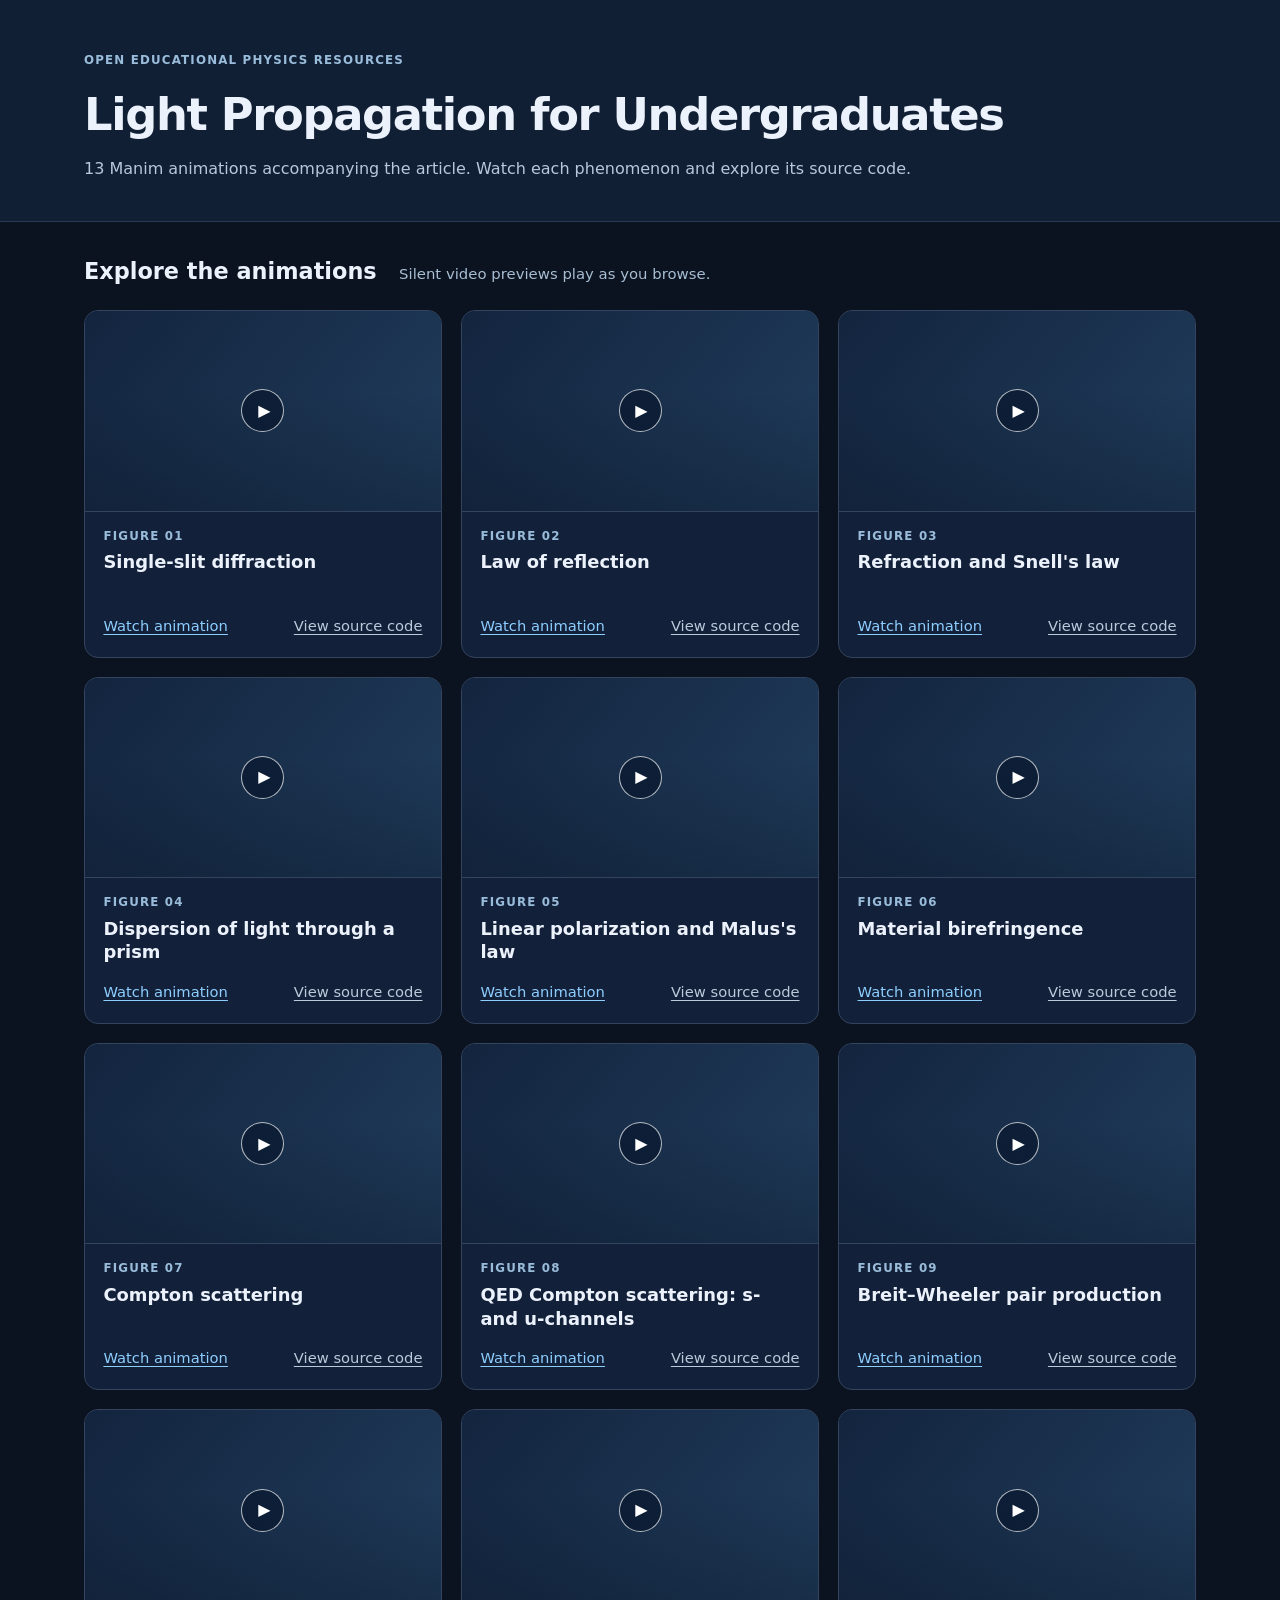
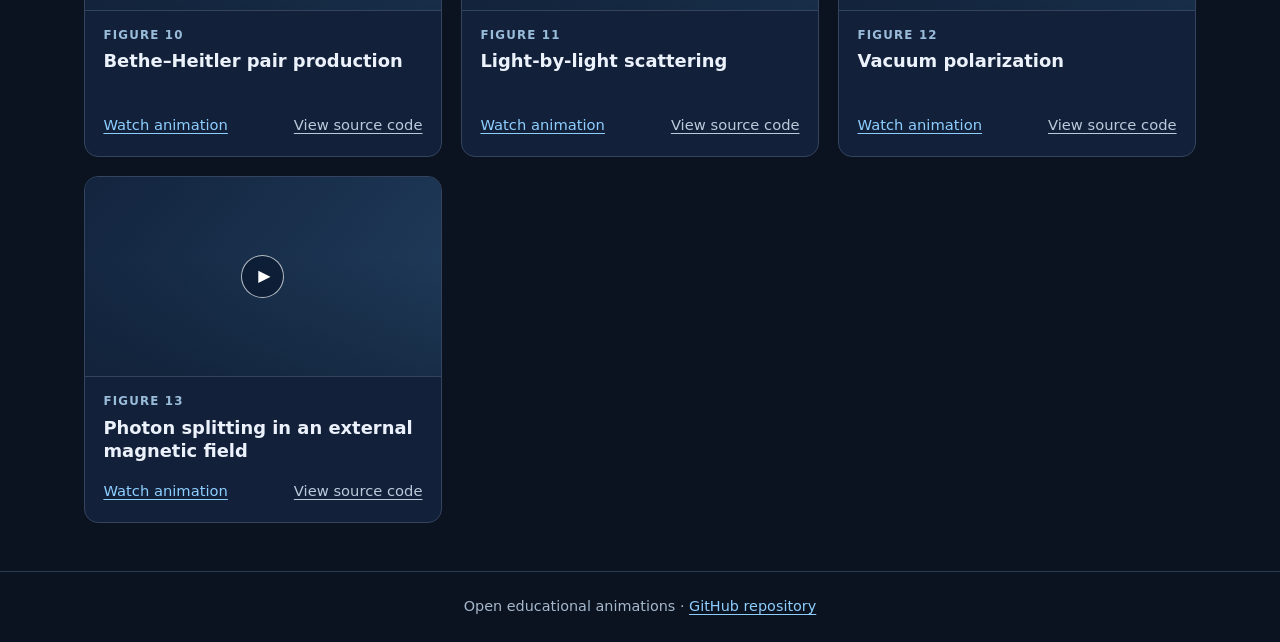
<file: docs/index.html>
<!doctype html><html lang="en"><head><meta charset="utf-8"><meta name="viewport" content="width=device-width,initial-scale=1"><meta name="description" content="Manim physics animations from Light Propagation for Undergraduates"><link rel="stylesheet" href="style.css"><title>Light Propagation — Manim Animations</title></head><body>
<header><div class="wrap"><p class="kicker">Open educational physics resources</p><h1>Light Propagation for Undergraduates</h1><p class="subtitle">13 Manim animations accompanying the article. Watch each phenomenon and explore its source code.</p></div></header>
<main class="wrap"><div class="section-heading"><h2>Explore the animations</h2><p>Silent video previews play as you browse.</p></div><div class="grid"><article class="card"><a class="preview-link" href="fig01.html" aria-label="Watch Figure 1: Single-slit diffraction"><video class="preview-video" muted playsinline loop preload="none" data-src="videos/Fig01_Single_slit_diffraction.mp4" aria-label="Preview of Single-slit diffraction"></video><span class="preview-overlay"><span class="play-icon">▶</span></span></a>
<div class="card-content"><span class="eyebrow">Figure 01</span><h2>Single-slit diffraction</h2><div class="actions"><a href="fig01.html">Watch animation</a><a class="muted-link" href="https://github.com/ajorge2022/light-propagation-manim/blob/main/scripts/fig01_manim.py" target="_blank" rel="noopener noreferrer">View source code</a></div></div></article><article class="card"><a class="preview-link" href="fig02.html" aria-label="Watch Figure 2: Law of reflection"><video class="preview-video" muted playsinline loop preload="none" data-src="videos/Fig02_Law_of_Reflection.mp4" aria-label="Preview of Law of reflection"></video><span class="preview-overlay"><span class="play-icon">▶</span></span></a>
<div class="card-content"><span class="eyebrow">Figure 02</span><h2>Law of reflection</h2><div class="actions"><a href="fig02.html">Watch animation</a><a class="muted-link" href="https://github.com/ajorge2022/light-propagation-manim/blob/main/scripts/fig02_manim.py" target="_blank" rel="noopener noreferrer">View source code</a></div></div></article><article class="card"><a class="preview-link" href="fig03.html" aria-label="Watch Figure 3: Refraction and Snell&#39;s law"><video class="preview-video" muted playsinline loop preload="none" data-src="videos/Fig03_Refraction.mp4" aria-label="Preview of Refraction and Snell&#39;s law"></video><span class="preview-overlay"><span class="play-icon">▶</span></span></a>
<div class="card-content"><span class="eyebrow">Figure 03</span><h2>Refraction and Snell&#39;s law</h2><div class="actions"><a href="fig03.html">Watch animation</a><a class="muted-link" href="https://github.com/ajorge2022/light-propagation-manim/blob/main/scripts/fig03_manim.py" target="_blank" rel="noopener noreferrer">View source code</a></div></div></article><article class="card"><a class="preview-link" href="fig04.html" aria-label="Watch Figure 4: Dispersion of light through a prism"><video class="preview-video" muted playsinline loop preload="none" data-src="videos/Fig04_Dispersion_Prism.mp4" aria-label="Preview of Dispersion of light through a prism"></video><span class="preview-overlay"><span class="play-icon">▶</span></span></a>
<div class="card-content"><span class="eyebrow">Figure 04</span><h2>Dispersion of light through a prism</h2><div class="actions"><a href="fig04.html">Watch animation</a><a class="muted-link" href="https://github.com/ajorge2022/light-propagation-manim/blob/main/scripts/fig04_manim.py" target="_blank" rel="noopener noreferrer">View source code</a></div></div></article><article class="card"><a class="preview-link" href="fig05.html" aria-label="Watch Figure 5: Linear polarization and Malus&#39;s law"><video class="preview-video" muted playsinline loop preload="none" data-src="videos/Fig05_Linear_Polarization.mp4" aria-label="Preview of Linear polarization and Malus&#39;s law"></video><span class="preview-overlay"><span class="play-icon">▶</span></span></a>
<div class="card-content"><span class="eyebrow">Figure 05</span><h2>Linear polarization and Malus&#39;s law</h2><div class="actions"><a href="fig05.html">Watch animation</a><a class="muted-link" href="https://github.com/ajorge2022/light-propagation-manim/blob/main/scripts/fig05_manim.py" target="_blank" rel="noopener noreferrer">View source code</a></div></div></article><article class="card"><a class="preview-link" href="fig06.html" aria-label="Watch Figure 6: Material birefringence"><video class="preview-video" muted playsinline loop preload="none" data-src="videos/Fig06_Birefringence.mp4" aria-label="Preview of Material birefringence"></video><span class="preview-overlay"><span class="play-icon">▶</span></span></a>
<div class="card-content"><span class="eyebrow">Figure 06</span><h2>Material birefringence</h2><div class="actions"><a href="fig06.html">Watch animation</a><a class="muted-link" href="https://github.com/ajorge2022/light-propagation-manim/blob/main/scripts/fig06_manim.py" target="_blank" rel="noopener noreferrer">View source code</a></div></div></article><article class="card"><a class="preview-link" href="fig07.html" aria-label="Watch Figure 7: Compton scattering"><video class="preview-video" muted playsinline loop preload="none" data-src="videos/Fig07_Compton_Scattering.mp4" aria-label="Preview of Compton scattering"></video><span class="preview-overlay"><span class="play-icon">▶</span></span></a>
<div class="card-content"><span class="eyebrow">Figure 07</span><h2>Compton scattering</h2><div class="actions"><a href="fig07.html">Watch animation</a><a class="muted-link" href="https://github.com/ajorge2022/light-propagation-manim/blob/main/scripts/fig07_manim.py" target="_blank" rel="noopener noreferrer">View source code</a></div></div></article><article class="card"><a class="preview-link" href="fig08.html" aria-label="Watch Figure 8: QED Compton scattering: s- and u-channels"><video class="preview-video" muted playsinline loop preload="none" data-src="videos/Fig08_Compton_QED.mp4" aria-label="Preview of QED Compton scattering: s- and u-channels"></video><span class="preview-overlay"><span class="play-icon">▶</span></span></a>
<div class="card-content"><span class="eyebrow">Figure 08</span><h2>QED Compton scattering: s- and u-channels</h2><div class="actions"><a href="fig08.html">Watch animation</a><a class="muted-link" href="https://github.com/ajorge2022/light-propagation-manim/blob/main/scripts/fig08_manim.py" target="_blank" rel="noopener noreferrer">View source code</a></div></div></article><article class="card"><a class="preview-link" href="fig09.html" aria-label="Watch Figure 9: Breit–Wheeler pair production"><video class="preview-video" muted playsinline loop preload="none" data-src="videos/Fig09_Breit_Wheeler.mp4" aria-label="Preview of Breit–Wheeler pair production"></video><span class="preview-overlay"><span class="play-icon">▶</span></span></a>
<div class="card-content"><span class="eyebrow">Figure 09</span><h2>Breit–Wheeler pair production</h2><div class="actions"><a href="fig09.html">Watch animation</a><a class="muted-link" href="https://github.com/ajorge2022/light-propagation-manim/blob/main/scripts/fig09_manim.py" target="_blank" rel="noopener noreferrer">View source code</a></div></div></article><article class="card"><a class="preview-link" href="fig10.html" aria-label="Watch Figure 10: Bethe–Heitler pair production"><video class="preview-video" muted playsinline loop preload="none" data-src="videos/Fig10_Bethe_Heitler.mp4" aria-label="Preview of Bethe–Heitler pair production"></video><span class="preview-overlay"><span class="play-icon">▶</span></span></a>
<div class="card-content"><span class="eyebrow">Figure 10</span><h2>Bethe–Heitler pair production</h2><div class="actions"><a href="fig10.html">Watch animation</a><a class="muted-link" href="https://github.com/ajorge2022/light-propagation-manim/blob/main/scripts/fig10_manim.py" target="_blank" rel="noopener noreferrer">View source code</a></div></div></article><article class="card"><a class="preview-link" href="fig11.html" aria-label="Watch Figure 11: Light-by-light scattering"><video class="preview-video" muted playsinline loop preload="none" data-src="videos/Fig11_Light_Light_Scattering.mp4" aria-label="Preview of Light-by-light scattering"></video><span class="preview-overlay"><span class="play-icon">▶</span></span></a>
<div class="card-content"><span class="eyebrow">Figure 11</span><h2>Light-by-light scattering</h2><div class="actions"><a href="fig11.html">Watch animation</a><a class="muted-link" href="https://github.com/ajorge2022/light-propagation-manim/blob/main/scripts/fig11_manim.py" target="_blank" rel="noopener noreferrer">View source code</a></div></div></article><article class="card"><a class="preview-link" href="fig12.html" aria-label="Watch Figure 12: Vacuum polarization"><video class="preview-video" muted playsinline loop preload="none" data-src="videos/Fig12_Vacuum_Polarization.mp4" aria-label="Preview of Vacuum polarization"></video><span class="preview-overlay"><span class="play-icon">▶</span></span></a>
<div class="card-content"><span class="eyebrow">Figure 12</span><h2>Vacuum polarization</h2><div class="actions"><a href="fig12.html">Watch animation</a><a class="muted-link" href="https://github.com/ajorge2022/light-propagation-manim/blob/main/scripts/fig12_manim.py" target="_blank" rel="noopener noreferrer">View source code</a></div></div></article><article class="card"><a class="preview-link" href="fig13.html" aria-label="Watch Figure 13: Photon splitting in an external magnetic field"><video class="preview-video" muted playsinline loop preload="none" data-src="videos/Fig13_Photon_Splitting.mp4" aria-label="Preview of Photon splitting in an external magnetic field"></video><span class="preview-overlay"><span class="play-icon">▶</span></span></a>
<div class="card-content"><span class="eyebrow">Figure 13</span><h2>Photon splitting in an external magnetic field</h2><div class="actions"><a href="fig13.html">Watch animation</a><a class="muted-link" href="https://github.com/ajorge2022/light-propagation-manim/blob/main/scripts/fig13_manim.py" target="_blank" rel="noopener noreferrer">View source code</a></div></div></article></div></main><footer>Open educational animations · <a href="https://github.com/ajorge2022/light-propagation-manim">GitHub repository</a></footer><script src="preview.js" defer></script></body></html>
</file>
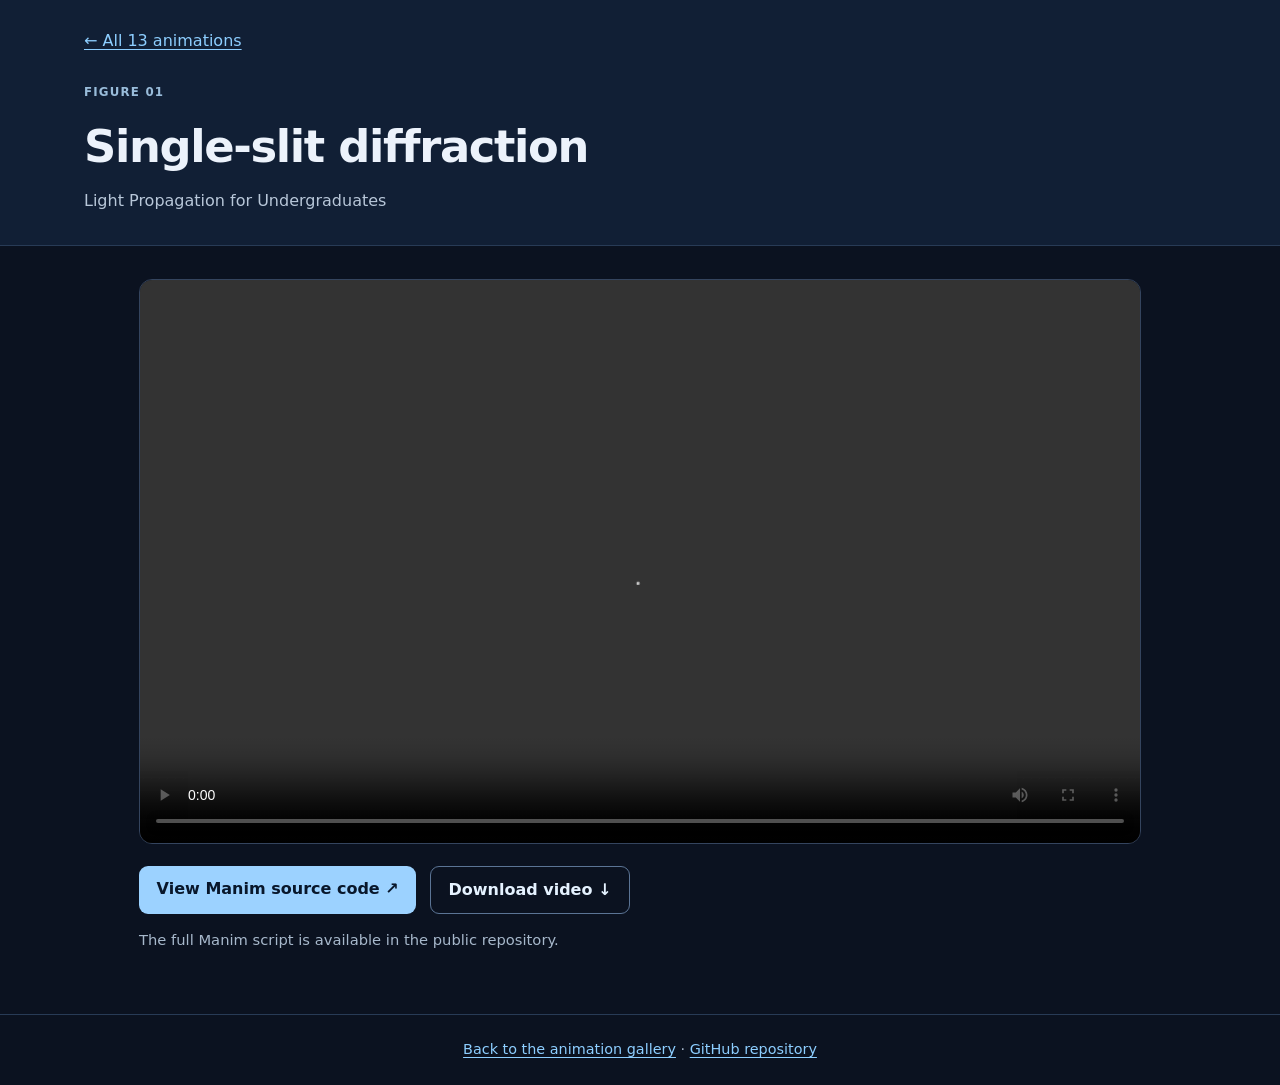
<file: docs/fig01.html>
<!doctype html><html lang="en"><head><meta charset="utf-8"><meta name="viewport" content="width=device-width,initial-scale=1"><meta name="description" content="Manim physics animations from Light Propagation for Undergraduates"><link rel="stylesheet" href="style.css"><title>Figure 1: Single-slit diffraction</title></head><body>
<header class="figure-header"><div class="wrap"><a class="back" href="index.html">← All 13 animations</a><p class="kicker">Figure 01</p><h1>Single-slit diffraction</h1><p class="subtitle">Light Propagation for Undergraduates</p></div></header>
<main class="wrap figure-main"><div class="video-wrap"><video controls playsinline preload="metadata" aria-label="Figure 1: Single-slit diffraction"><source src="videos/Fig01_Single_slit_diffraction.mp4" type="video/mp4">Your browser does not support MP4 playback.</video></div>
<div class="detail-actions"><a class="primary" href="https://github.com/ajorge2022/light-propagation-manim/blob/main/scripts/fig01_manim.py" target="_blank" rel="noopener noreferrer">View Manim source code ↗</a><a class="secondary" href="videos/Fig01_Single_slit_diffraction.mp4" download>Download video ↓</a></div><p class="subtle">The full Manim script is available in the public repository.</p></main>
<footer><a href="index.html">Back to the animation gallery</a> · <a href="https://github.com/ajorge2022/light-propagation-manim">GitHub repository</a></footer></body></html>
</file>
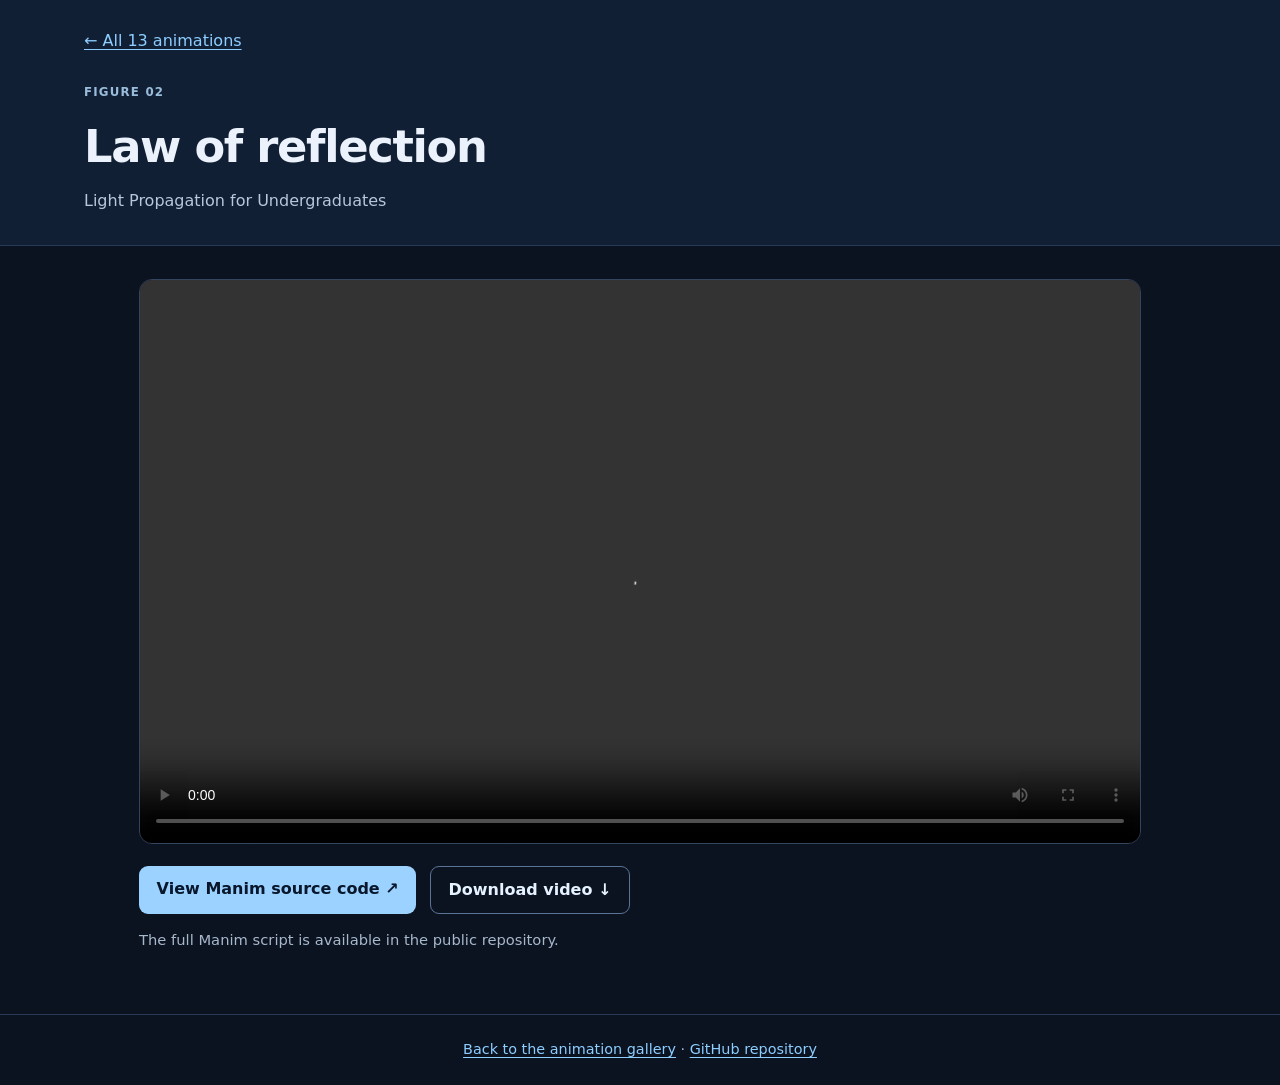
<file: docs/fig02.html>
<!doctype html><html lang="en"><head><meta charset="utf-8"><meta name="viewport" content="width=device-width,initial-scale=1"><meta name="description" content="Manim physics animations from Light Propagation for Undergraduates"><link rel="stylesheet" href="style.css"><title>Figure 2: Law of reflection</title></head><body>
<header class="figure-header"><div class="wrap"><a class="back" href="index.html">← All 13 animations</a><p class="kicker">Figure 02</p><h1>Law of reflection</h1><p class="subtitle">Light Propagation for Undergraduates</p></div></header>
<main class="wrap figure-main"><div class="video-wrap"><video controls playsinline preload="metadata" aria-label="Figure 2: Law of reflection"><source src="videos/Fig02_Law_of_Reflection.mp4" type="video/mp4">Your browser does not support MP4 playback.</video></div>
<div class="detail-actions"><a class="primary" href="https://github.com/ajorge2022/light-propagation-manim/blob/main/scripts/fig02_manim.py" target="_blank" rel="noopener noreferrer">View Manim source code ↗</a><a class="secondary" href="videos/Fig02_Law_of_Reflection.mp4" download>Download video ↓</a></div><p class="subtle">The full Manim script is available in the public repository.</p></main>
<footer><a href="index.html">Back to the animation gallery</a> · <a href="https://github.com/ajorge2022/light-propagation-manim">GitHub repository</a></footer></body></html>
</file>
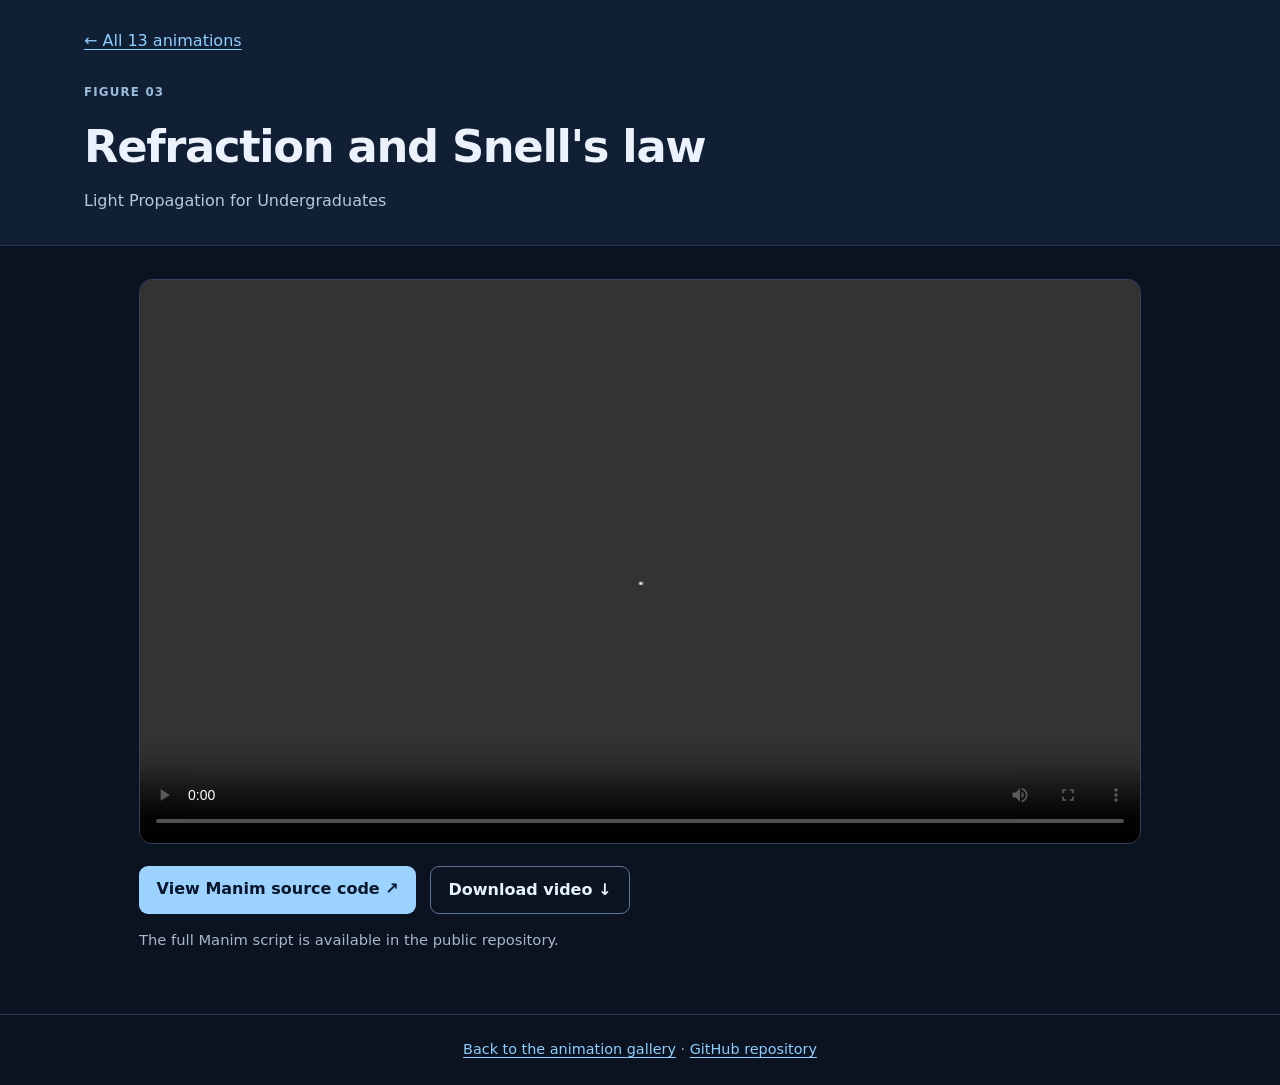
<file: docs/fig03.html>
<!doctype html><html lang="en"><head><meta charset="utf-8"><meta name="viewport" content="width=device-width,initial-scale=1"><meta name="description" content="Manim physics animations from Light Propagation for Undergraduates"><link rel="stylesheet" href="style.css"><title>Figure 3: Refraction and Snell&#39;s law</title></head><body>
<header class="figure-header"><div class="wrap"><a class="back" href="index.html">← All 13 animations</a><p class="kicker">Figure 03</p><h1>Refraction and Snell&#39;s law</h1><p class="subtitle">Light Propagation for Undergraduates</p></div></header>
<main class="wrap figure-main"><div class="video-wrap"><video controls playsinline preload="metadata" aria-label="Figure 3: Refraction and Snell&#39;s law"><source src="videos/Fig03_Refraction.mp4" type="video/mp4">Your browser does not support MP4 playback.</video></div>
<div class="detail-actions"><a class="primary" href="https://github.com/ajorge2022/light-propagation-manim/blob/main/scripts/fig03_manim.py" target="_blank" rel="noopener noreferrer">View Manim source code ↗</a><a class="secondary" href="videos/Fig03_Refraction.mp4" download>Download video ↓</a></div><p class="subtle">The full Manim script is available in the public repository.</p></main>
<footer><a href="index.html">Back to the animation gallery</a> · <a href="https://github.com/ajorge2022/light-propagation-manim">GitHub repository</a></footer></body></html>
</file>
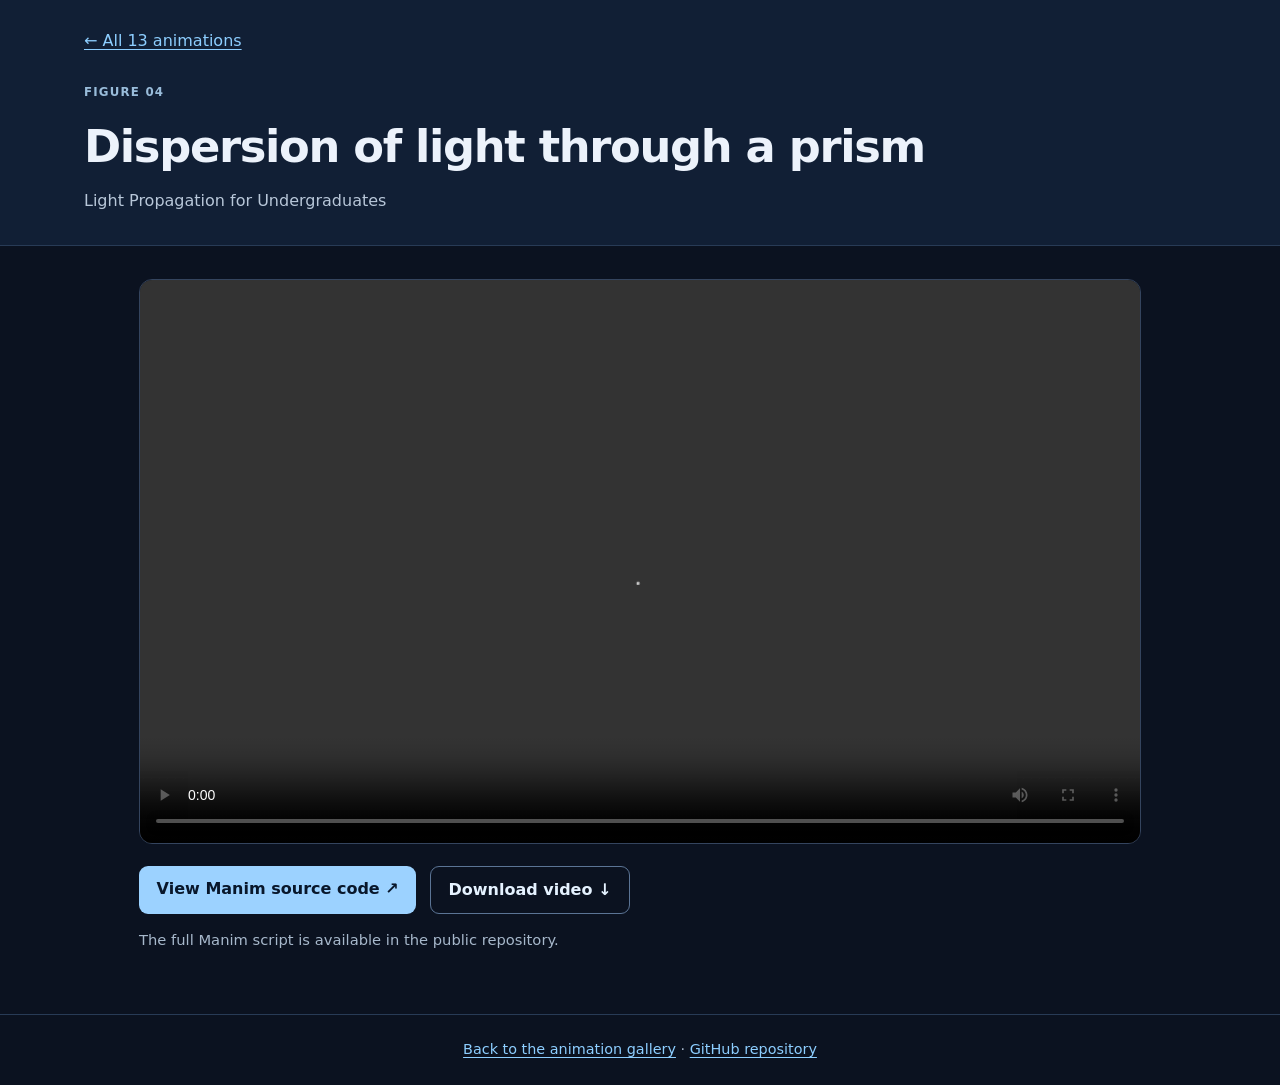
<file: docs/fig04.html>
<!doctype html><html lang="en"><head><meta charset="utf-8"><meta name="viewport" content="width=device-width,initial-scale=1"><meta name="description" content="Manim physics animations from Light Propagation for Undergraduates"><link rel="stylesheet" href="style.css"><title>Figure 4: Dispersion of light through a prism</title></head><body>
<header class="figure-header"><div class="wrap"><a class="back" href="index.html">← All 13 animations</a><p class="kicker">Figure 04</p><h1>Dispersion of light through a prism</h1><p class="subtitle">Light Propagation for Undergraduates</p></div></header>
<main class="wrap figure-main"><div class="video-wrap"><video controls playsinline preload="metadata" aria-label="Figure 4: Dispersion of light through a prism"><source src="videos/Fig04_Dispersion_Prism.mp4" type="video/mp4">Your browser does not support MP4 playback.</video></div>
<div class="detail-actions"><a class="primary" href="https://github.com/ajorge2022/light-propagation-manim/blob/main/scripts/fig04_manim.py" target="_blank" rel="noopener noreferrer">View Manim source code ↗</a><a class="secondary" href="videos/Fig04_Dispersion_Prism.mp4" download>Download video ↓</a></div><p class="subtle">The full Manim script is available in the public repository.</p></main>
<footer><a href="index.html">Back to the animation gallery</a> · <a href="https://github.com/ajorge2022/light-propagation-manim">GitHub repository</a></footer></body></html>
</file>
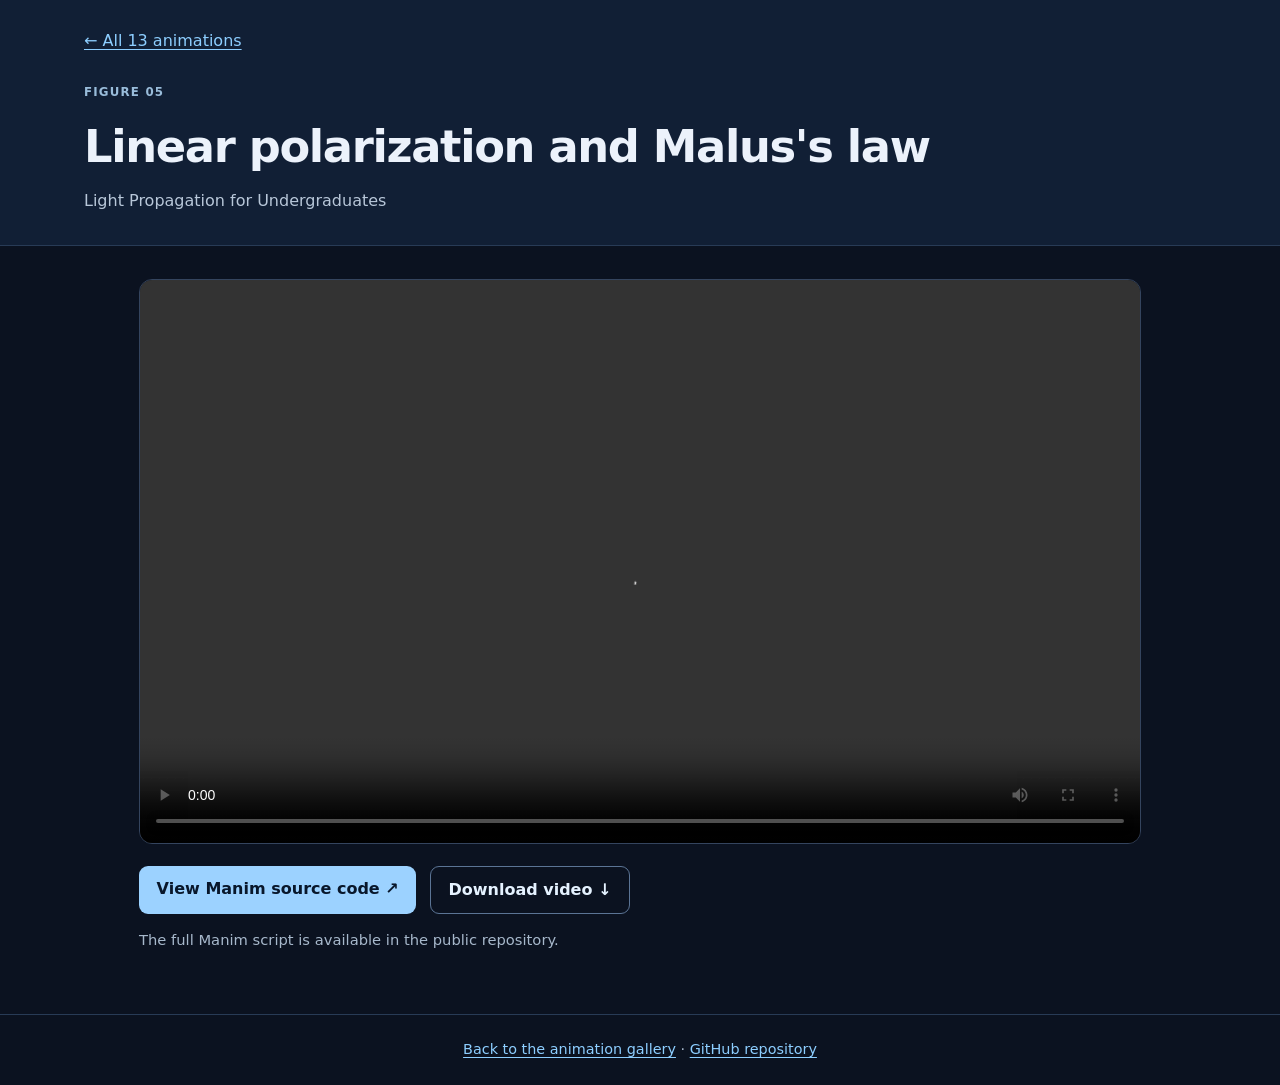
<file: docs/fig05.html>
<!doctype html><html lang="en"><head><meta charset="utf-8"><meta name="viewport" content="width=device-width,initial-scale=1"><meta name="description" content="Manim physics animations from Light Propagation for Undergraduates"><link rel="stylesheet" href="style.css"><title>Figure 5: Linear polarization and Malus&#39;s law</title></head><body>
<header class="figure-header"><div class="wrap"><a class="back" href="index.html">← All 13 animations</a><p class="kicker">Figure 05</p><h1>Linear polarization and Malus&#39;s law</h1><p class="subtitle">Light Propagation for Undergraduates</p></div></header>
<main class="wrap figure-main"><div class="video-wrap"><video controls playsinline preload="metadata" aria-label="Figure 5: Linear polarization and Malus&#39;s law"><source src="videos/Fig05_Linear_Polarization.mp4" type="video/mp4">Your browser does not support MP4 playback.</video></div>
<div class="detail-actions"><a class="primary" href="https://github.com/ajorge2022/light-propagation-manim/blob/main/scripts/fig05_manim.py" target="_blank" rel="noopener noreferrer">View Manim source code ↗</a><a class="secondary" href="videos/Fig05_Linear_Polarization.mp4" download>Download video ↓</a></div><p class="subtle">The full Manim script is available in the public repository.</p></main>
<footer><a href="index.html">Back to the animation gallery</a> · <a href="https://github.com/ajorge2022/light-propagation-manim">GitHub repository</a></footer></body></html>
</file>
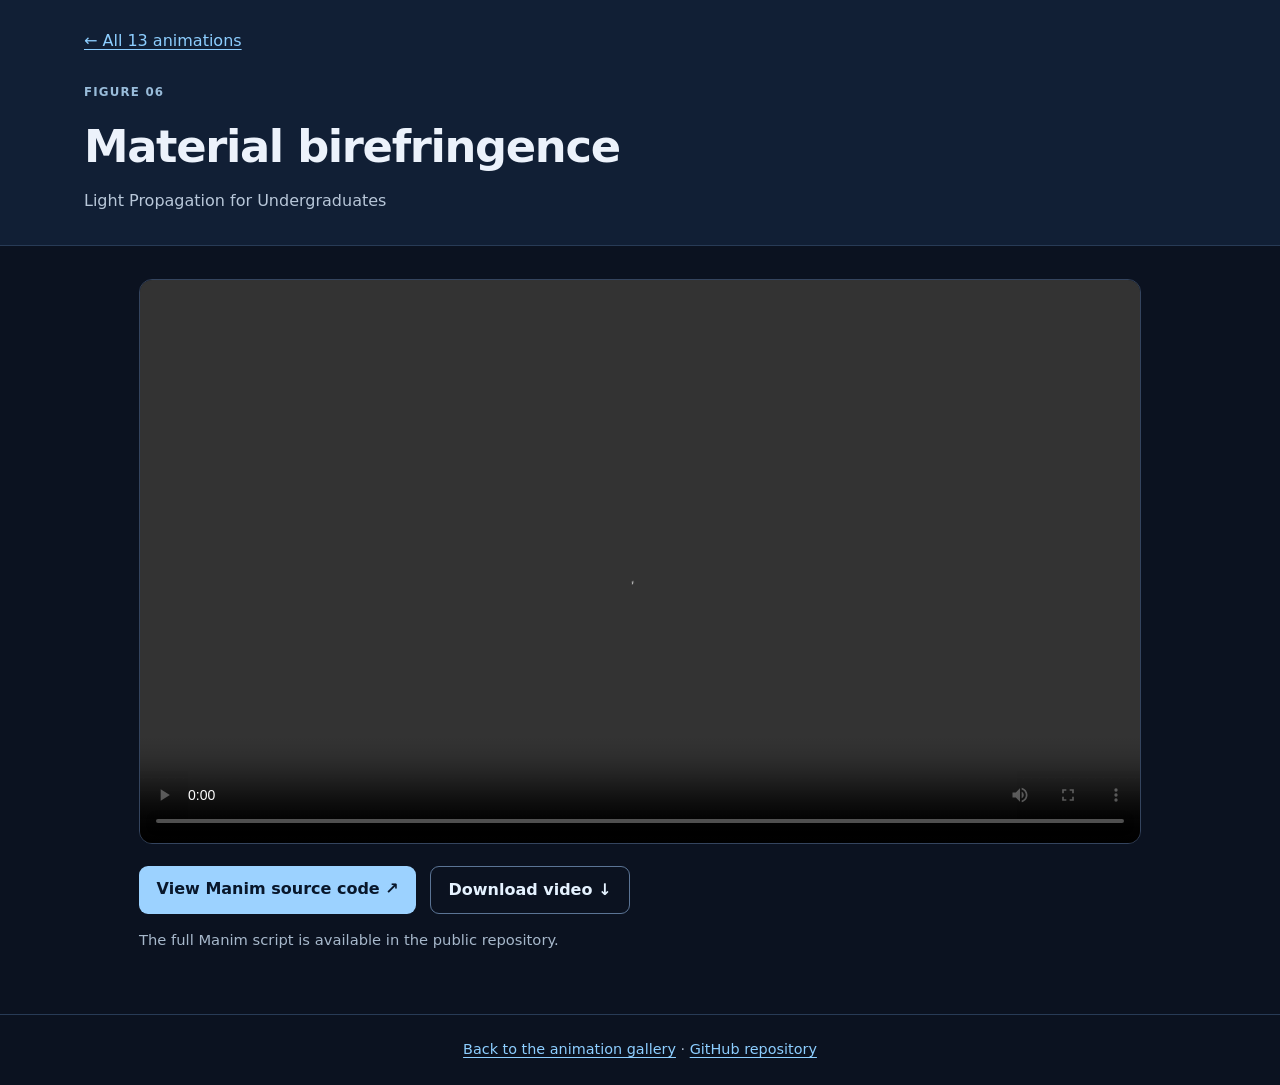
<file: docs/fig06.html>
<!doctype html><html lang="en"><head><meta charset="utf-8"><meta name="viewport" content="width=device-width,initial-scale=1"><meta name="description" content="Manim physics animations from Light Propagation for Undergraduates"><link rel="stylesheet" href="style.css"><title>Figure 6: Material birefringence</title></head><body>
<header class="figure-header"><div class="wrap"><a class="back" href="index.html">← All 13 animations</a><p class="kicker">Figure 06</p><h1>Material birefringence</h1><p class="subtitle">Light Propagation for Undergraduates</p></div></header>
<main class="wrap figure-main"><div class="video-wrap"><video controls playsinline preload="metadata" aria-label="Figure 6: Material birefringence"><source src="videos/Fig06_Birefringence.mp4" type="video/mp4">Your browser does not support MP4 playback.</video></div>
<div class="detail-actions"><a class="primary" href="https://github.com/ajorge2022/light-propagation-manim/blob/main/scripts/fig06_manim.py" target="_blank" rel="noopener noreferrer">View Manim source code ↗</a><a class="secondary" href="videos/Fig06_Birefringence.mp4" download>Download video ↓</a></div><p class="subtle">The full Manim script is available in the public repository.</p></main>
<footer><a href="index.html">Back to the animation gallery</a> · <a href="https://github.com/ajorge2022/light-propagation-manim">GitHub repository</a></footer></body></html>
</file>
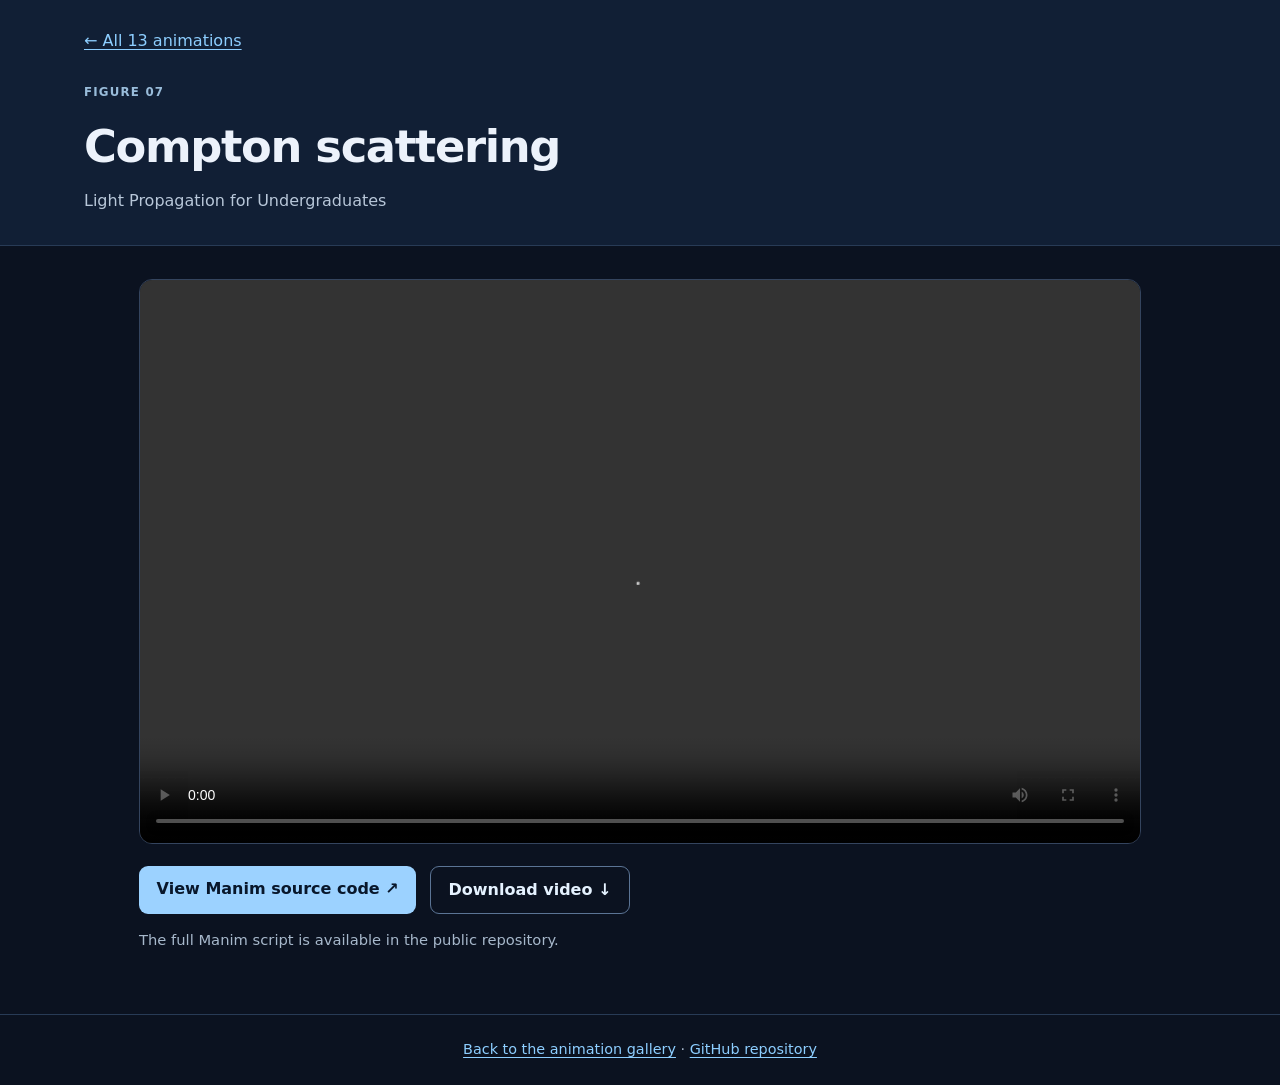
<file: docs/fig07.html>
<!doctype html><html lang="en"><head><meta charset="utf-8"><meta name="viewport" content="width=device-width,initial-scale=1"><meta name="description" content="Manim physics animations from Light Propagation for Undergraduates"><link rel="stylesheet" href="style.css"><title>Figure 7: Compton scattering</title></head><body>
<header class="figure-header"><div class="wrap"><a class="back" href="index.html">← All 13 animations</a><p class="kicker">Figure 07</p><h1>Compton scattering</h1><p class="subtitle">Light Propagation for Undergraduates</p></div></header>
<main class="wrap figure-main"><div class="video-wrap"><video controls playsinline preload="metadata" aria-label="Figure 7: Compton scattering"><source src="videos/Fig07_Compton_Scattering.mp4" type="video/mp4">Your browser does not support MP4 playback.</video></div>
<div class="detail-actions"><a class="primary" href="https://github.com/ajorge2022/light-propagation-manim/blob/main/scripts/fig07_manim.py" target="_blank" rel="noopener noreferrer">View Manim source code ↗</a><a class="secondary" href="videos/Fig07_Compton_Scattering.mp4" download>Download video ↓</a></div><p class="subtle">The full Manim script is available in the public repository.</p></main>
<footer><a href="index.html">Back to the animation gallery</a> · <a href="https://github.com/ajorge2022/light-propagation-manim">GitHub repository</a></footer></body></html>
</file>
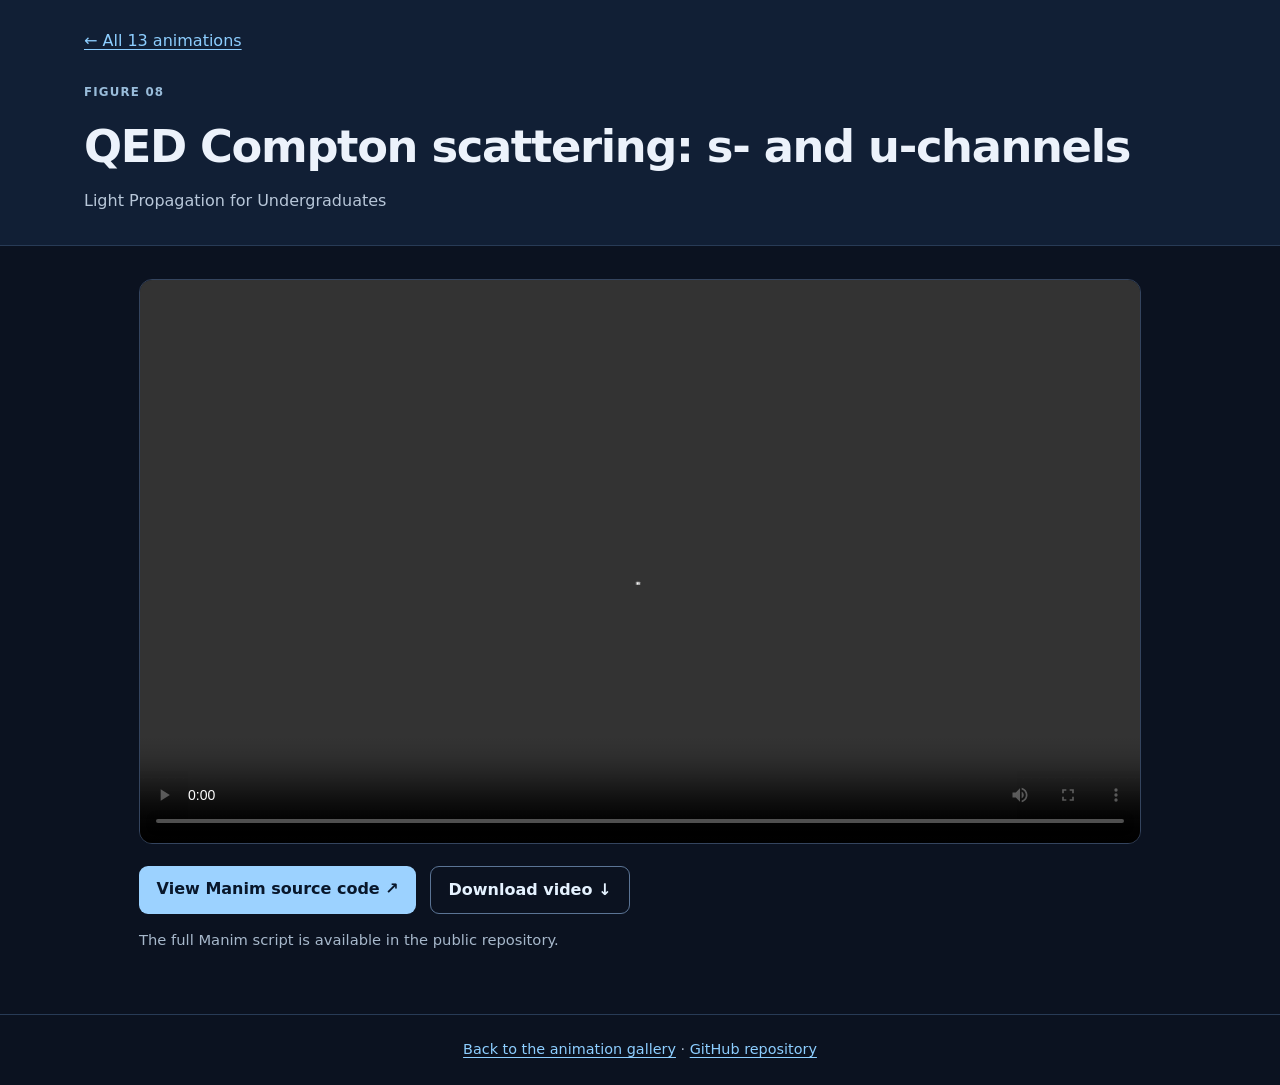
<file: docs/fig08.html>
<!doctype html><html lang="en"><head><meta charset="utf-8"><meta name="viewport" content="width=device-width,initial-scale=1"><meta name="description" content="Manim physics animations from Light Propagation for Undergraduates"><link rel="stylesheet" href="style.css"><title>Figure 8: QED Compton scattering: s- and u-channels</title></head><body>
<header class="figure-header"><div class="wrap"><a class="back" href="index.html">← All 13 animations</a><p class="kicker">Figure 08</p><h1>QED Compton scattering: s- and u-channels</h1><p class="subtitle">Light Propagation for Undergraduates</p></div></header>
<main class="wrap figure-main"><div class="video-wrap"><video controls playsinline preload="metadata" aria-label="Figure 8: QED Compton scattering: s- and u-channels"><source src="videos/Fig08_Compton_QED.mp4" type="video/mp4">Your browser does not support MP4 playback.</video></div>
<div class="detail-actions"><a class="primary" href="https://github.com/ajorge2022/light-propagation-manim/blob/main/scripts/fig08_manim.py" target="_blank" rel="noopener noreferrer">View Manim source code ↗</a><a class="secondary" href="videos/Fig08_Compton_QED.mp4" download>Download video ↓</a></div><p class="subtle">The full Manim script is available in the public repository.</p></main>
<footer><a href="index.html">Back to the animation gallery</a> · <a href="https://github.com/ajorge2022/light-propagation-manim">GitHub repository</a></footer></body></html>
</file>
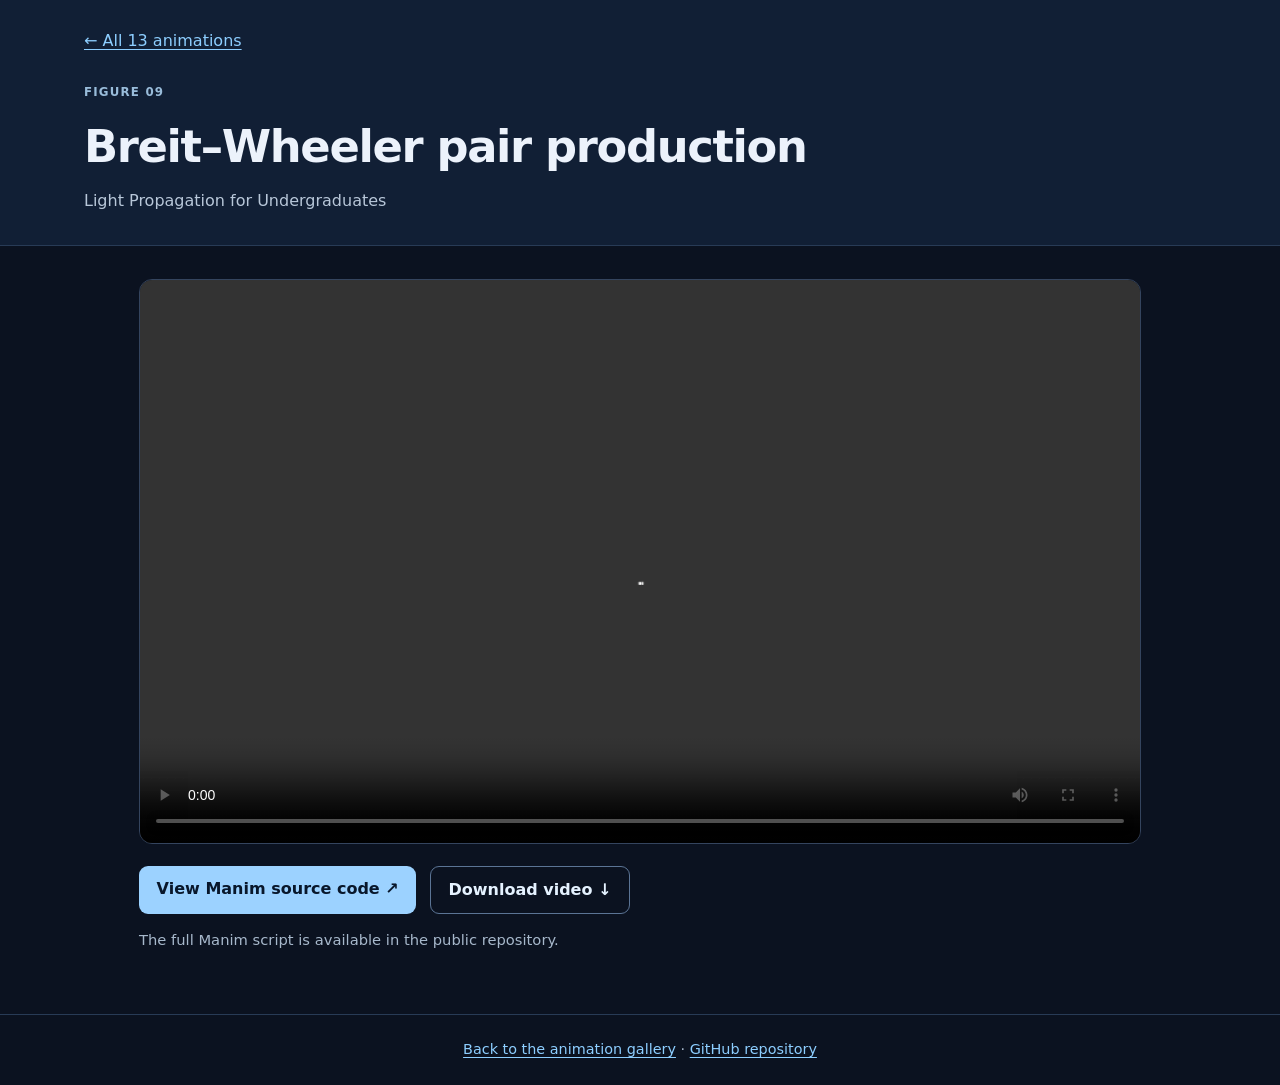
<file: docs/fig09.html>
<!doctype html><html lang="en"><head><meta charset="utf-8"><meta name="viewport" content="width=device-width,initial-scale=1"><meta name="description" content="Manim physics animations from Light Propagation for Undergraduates"><link rel="stylesheet" href="style.css"><title>Figure 9: Breit–Wheeler pair production</title></head><body>
<header class="figure-header"><div class="wrap"><a class="back" href="index.html">← All 13 animations</a><p class="kicker">Figure 09</p><h1>Breit–Wheeler pair production</h1><p class="subtitle">Light Propagation for Undergraduates</p></div></header>
<main class="wrap figure-main"><div class="video-wrap"><video controls playsinline preload="metadata" aria-label="Figure 9: Breit–Wheeler pair production"><source src="videos/Fig09_Breit_Wheeler.mp4" type="video/mp4">Your browser does not support MP4 playback.</video></div>
<div class="detail-actions"><a class="primary" href="https://github.com/ajorge2022/light-propagation-manim/blob/main/scripts/fig09_manim.py" target="_blank" rel="noopener noreferrer">View Manim source code ↗</a><a class="secondary" href="videos/Fig09_Breit_Wheeler.mp4" download>Download video ↓</a></div><p class="subtle">The full Manim script is available in the public repository.</p></main>
<footer><a href="index.html">Back to the animation gallery</a> · <a href="https://github.com/ajorge2022/light-propagation-manim">GitHub repository</a></footer></body></html>
</file>
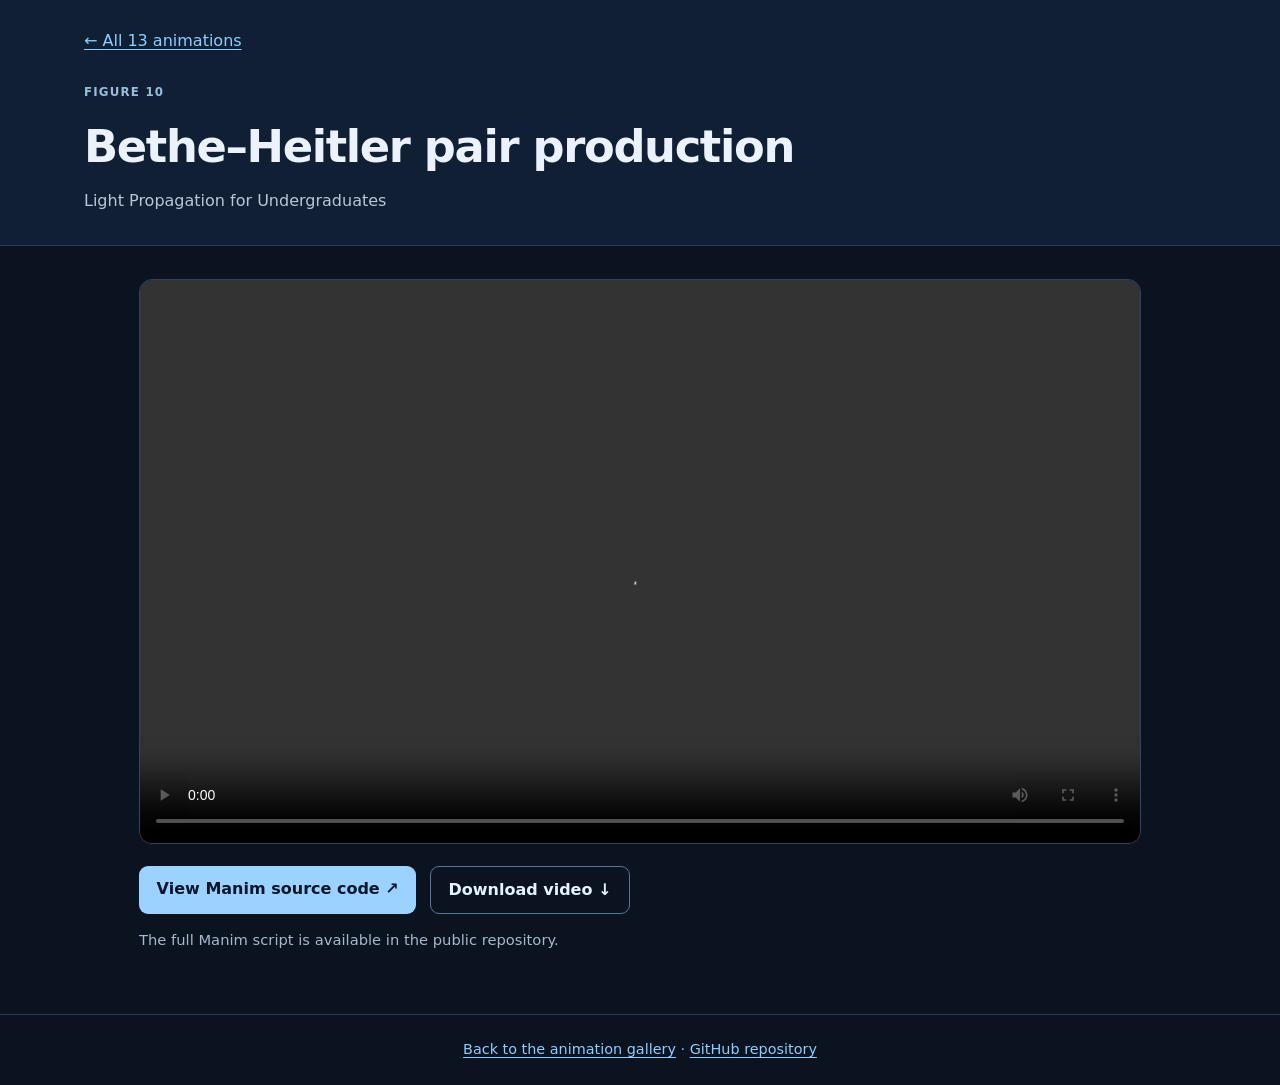
<file: docs/fig10.html>
<!doctype html><html lang="en"><head><meta charset="utf-8"><meta name="viewport" content="width=device-width,initial-scale=1"><meta name="description" content="Manim physics animations from Light Propagation for Undergraduates"><link rel="stylesheet" href="style.css"><title>Figure 10: Bethe–Heitler pair production</title></head><body>
<header class="figure-header"><div class="wrap"><a class="back" href="index.html">← All 13 animations</a><p class="kicker">Figure 10</p><h1>Bethe–Heitler pair production</h1><p class="subtitle">Light Propagation for Undergraduates</p></div></header>
<main class="wrap figure-main"><div class="video-wrap"><video controls playsinline preload="metadata" aria-label="Figure 10: Bethe–Heitler pair production"><source src="videos/Fig10_Bethe_Heitler.mp4" type="video/mp4">Your browser does not support MP4 playback.</video></div>
<div class="detail-actions"><a class="primary" href="https://github.com/ajorge2022/light-propagation-manim/blob/main/scripts/fig10_manim.py" target="_blank" rel="noopener noreferrer">View Manim source code ↗</a><a class="secondary" href="videos/Fig10_Bethe_Heitler.mp4" download>Download video ↓</a></div><p class="subtle">The full Manim script is available in the public repository.</p></main>
<footer><a href="index.html">Back to the animation gallery</a> · <a href="https://github.com/ajorge2022/light-propagation-manim">GitHub repository</a></footer></body></html>
</file>
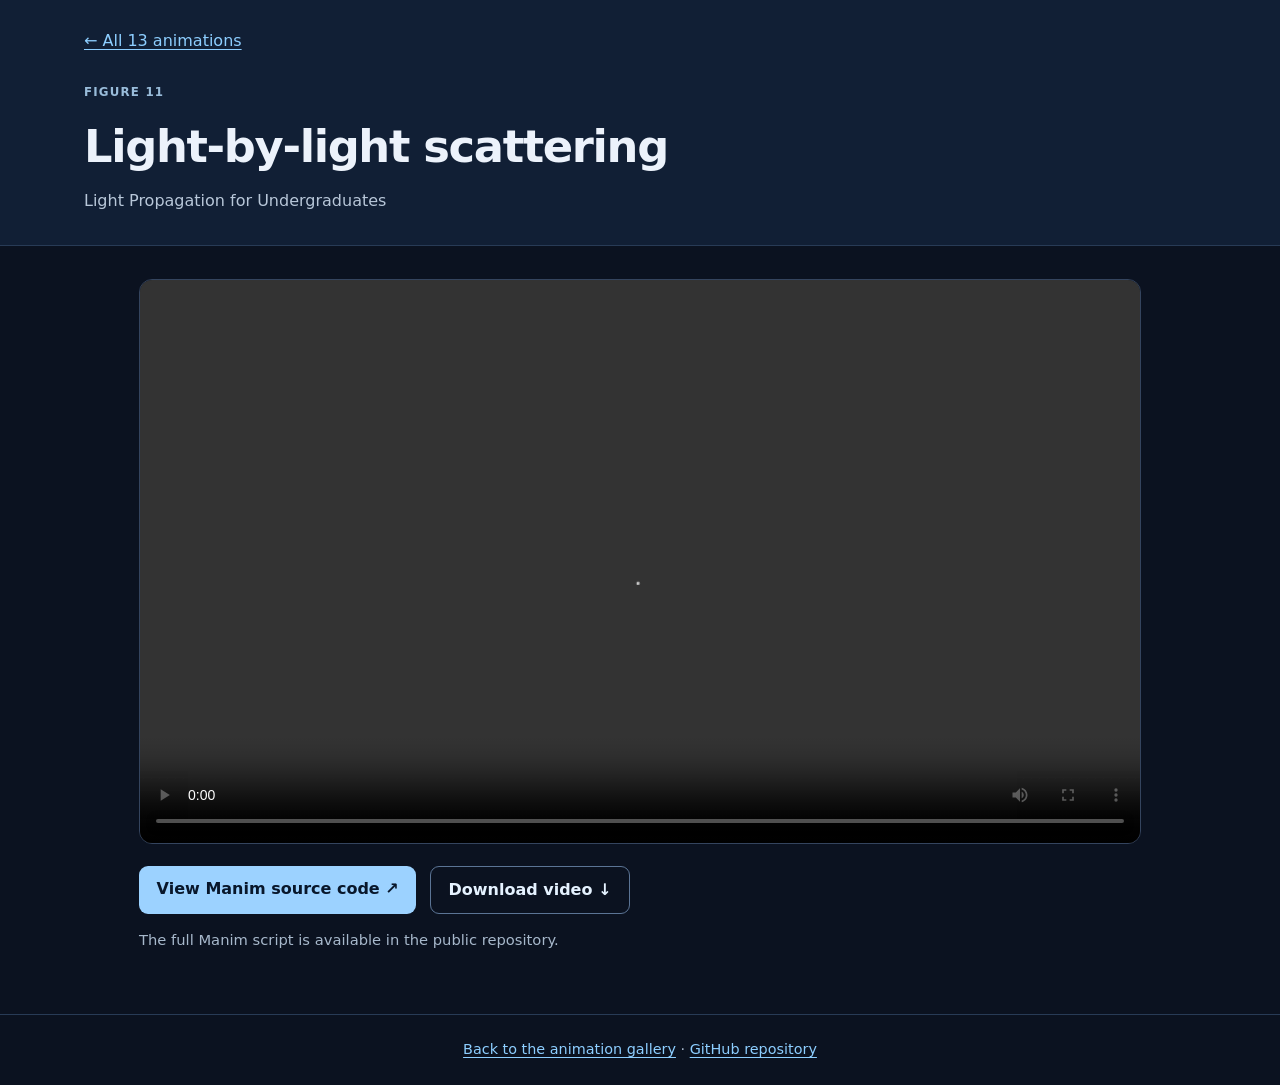
<file: docs/fig11.html>
<!doctype html><html lang="en"><head><meta charset="utf-8"><meta name="viewport" content="width=device-width,initial-scale=1"><meta name="description" content="Manim physics animations from Light Propagation for Undergraduates"><link rel="stylesheet" href="style.css"><title>Figure 11: Light-by-light scattering</title></head><body>
<header class="figure-header"><div class="wrap"><a class="back" href="index.html">← All 13 animations</a><p class="kicker">Figure 11</p><h1>Light-by-light scattering</h1><p class="subtitle">Light Propagation for Undergraduates</p></div></header>
<main class="wrap figure-main"><div class="video-wrap"><video controls playsinline preload="metadata" aria-label="Figure 11: Light-by-light scattering"><source src="videos/Fig11_Light_Light_Scattering.mp4" type="video/mp4">Your browser does not support MP4 playback.</video></div>
<div class="detail-actions"><a class="primary" href="https://github.com/ajorge2022/light-propagation-manim/blob/main/scripts/fig11_manim.py" target="_blank" rel="noopener noreferrer">View Manim source code ↗</a><a class="secondary" href="videos/Fig11_Light_Light_Scattering.mp4" download>Download video ↓</a></div><p class="subtle">The full Manim script is available in the public repository.</p></main>
<footer><a href="index.html">Back to the animation gallery</a> · <a href="https://github.com/ajorge2022/light-propagation-manim">GitHub repository</a></footer></body></html>
</file>
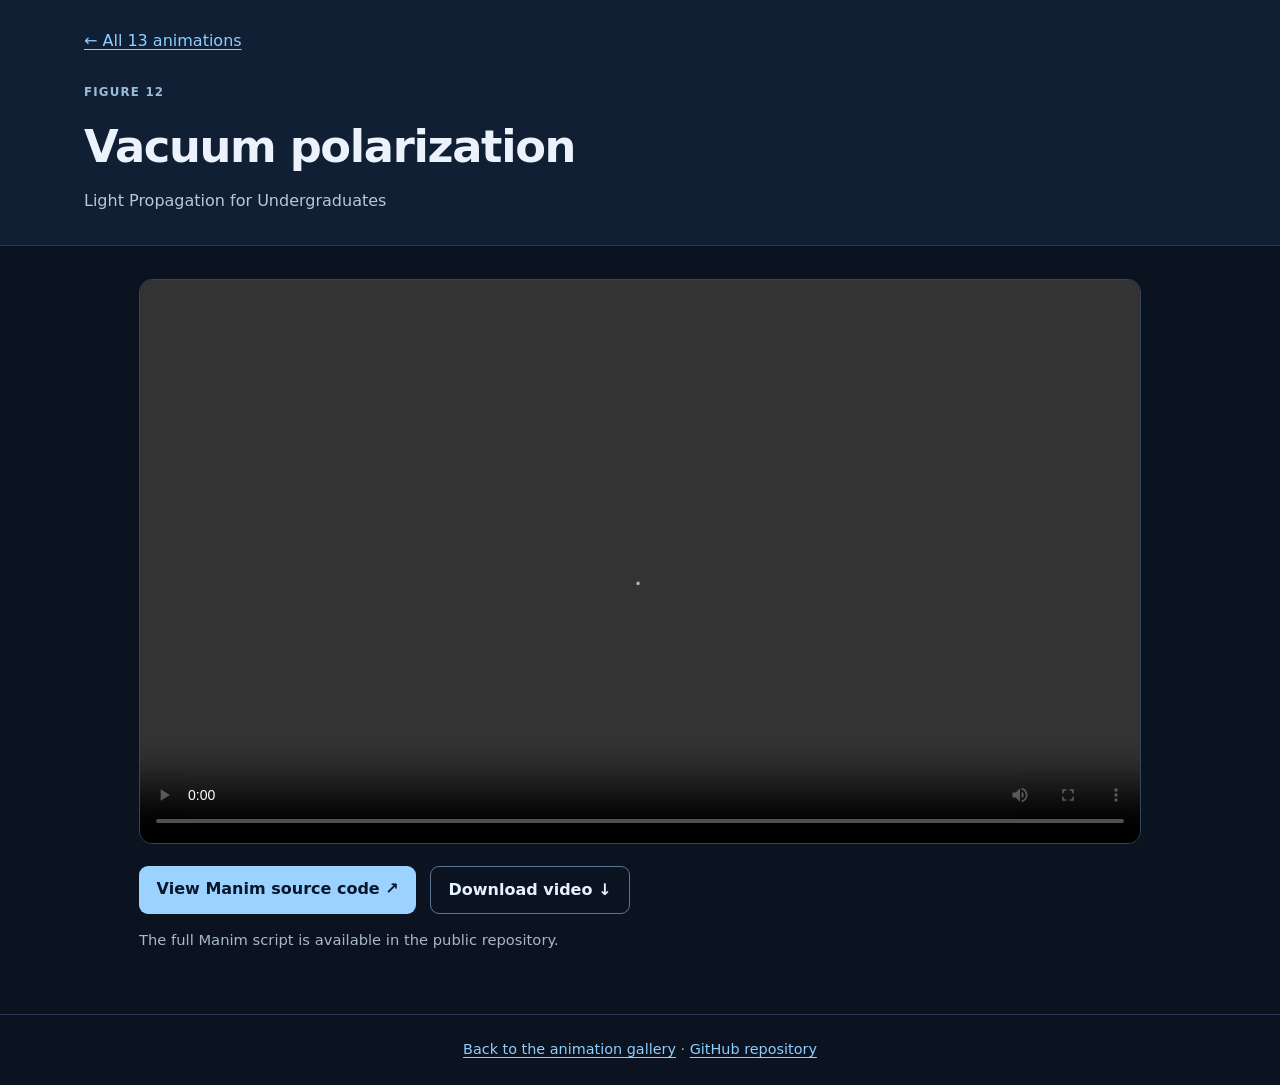
<file: docs/fig12.html>
<!doctype html><html lang="en"><head><meta charset="utf-8"><meta name="viewport" content="width=device-width,initial-scale=1"><meta name="description" content="Manim physics animations from Light Propagation for Undergraduates"><link rel="stylesheet" href="style.css"><title>Figure 12: Vacuum polarization</title></head><body>
<header class="figure-header"><div class="wrap"><a class="back" href="index.html">← All 13 animations</a><p class="kicker">Figure 12</p><h1>Vacuum polarization</h1><p class="subtitle">Light Propagation for Undergraduates</p></div></header>
<main class="wrap figure-main"><div class="video-wrap"><video controls playsinline preload="metadata" aria-label="Figure 12: Vacuum polarization"><source src="videos/Fig12_Vacuum_Polarization.mp4" type="video/mp4">Your browser does not support MP4 playback.</video></div>
<div class="detail-actions"><a class="primary" href="https://github.com/ajorge2022/light-propagation-manim/blob/main/scripts/fig12_manim.py" target="_blank" rel="noopener noreferrer">View Manim source code ↗</a><a class="secondary" href="videos/Fig12_Vacuum_Polarization.mp4" download>Download video ↓</a></div><p class="subtle">The full Manim script is available in the public repository.</p></main>
<footer><a href="index.html">Back to the animation gallery</a> · <a href="https://github.com/ajorge2022/light-propagation-manim">GitHub repository</a></footer></body></html>
</file>
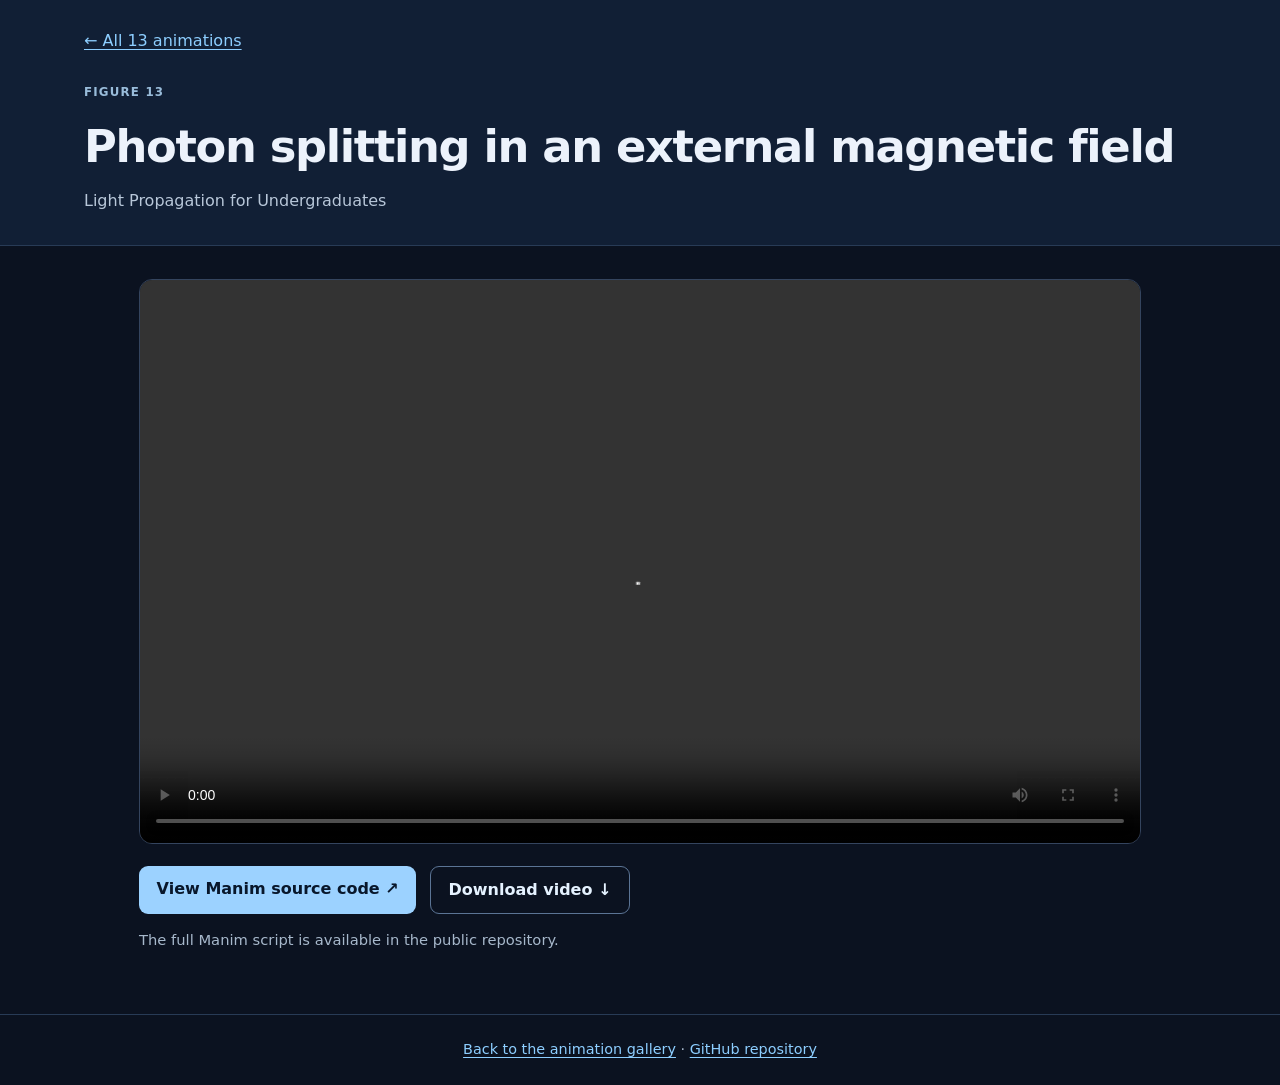
<file: docs/fig13.html>
<!doctype html><html lang="en"><head><meta charset="utf-8"><meta name="viewport" content="width=device-width,initial-scale=1"><meta name="description" content="Manim physics animations from Light Propagation for Undergraduates"><link rel="stylesheet" href="style.css"><title>Figure 13: Photon splitting in an external magnetic field</title></head><body>
<header class="figure-header"><div class="wrap"><a class="back" href="index.html">← All 13 animations</a><p class="kicker">Figure 13</p><h1>Photon splitting in an external magnetic field</h1><p class="subtitle">Light Propagation for Undergraduates</p></div></header>
<main class="wrap figure-main"><div class="video-wrap"><video controls playsinline preload="metadata" aria-label="Figure 13: Photon splitting in an external magnetic field"><source src="videos/Fig13_Photon_Splitting.mp4" type="video/mp4">Your browser does not support MP4 playback.</video></div>
<div class="detail-actions"><a class="primary" href="https://github.com/ajorge2022/light-propagation-manim/blob/main/scripts/fig13_manim.py" target="_blank" rel="noopener noreferrer">View Manim source code ↗</a><a class="secondary" href="videos/Fig13_Photon_Splitting.mp4" download>Download video ↓</a></div><p class="subtle">The full Manim script is available in the public repository.</p></main>
<footer><a href="index.html">Back to the animation gallery</a> · <a href="https://github.com/ajorge2022/light-propagation-manim">GitHub repository</a></footer></body></html>
</file>
<file: docs/style.css>
:root{color-scheme:dark;font-family:Inter,system-ui,-apple-system,Segoe UI,Roboto,sans-serif;background:#0b1220;color:#ecf2fb}
*{box-sizing:border-box}body{margin:0;line-height:1.5}a{color:#8dceff;text-underline-offset:3px}a:hover{color:#cae9ff}a:focus-visible,video:focus-visible{outline:3px solid #7ac5ff;outline-offset:3px}
.wrap{max-width:1160px;margin:0 auto;padding-left:1.5rem;padding-right:1.5rem}
header{border-bottom:1px solid #283b56;padding:2.5rem 0;background:#111f35}header h1{font-size:clamp(1.8rem,4vw,2.8rem);margin:.3rem 0 .5rem;letter-spacing:-.03em}header .subtitle{color:#b8c7d9;margin:0}
.kicker,.eyebrow{font-size:.74rem;font-weight:650;letter-spacing:.1em;color:#99bcda;text-transform:uppercase}
main.wrap{padding-top:2.1rem;padding-bottom:3rem}.section-heading{display:flex;gap:.3rem 1.4rem;flex-wrap:wrap;align-items:baseline;margin:0 0 1.35rem}.section-heading h2{font-size:1.4rem;margin:0}.section-heading p{margin:0;color:#a8bed3;font-size:.93rem}
.grid{display:grid;grid-template-columns:repeat(3,minmax(0,1fr));gap:1.2rem}
.card{border:1px solid #34445e;background:#132039;border-radius:14px;overflow:hidden;transition:transform .15s,border-color .15s}
.card:hover{transform:translateY(-3px);border-color:#7491b1}.preview-link{display:block;position:relative;aspect-ratio:16/9;background:linear-gradient(130deg,#13243e,#203d5c);overflow:hidden;border-bottom:1px solid #34445e}
.preview-video{width:100%;height:100%;object-fit:cover;display:block;pointer-events:none}.preview-overlay{position:absolute;inset:0;display:grid;place-items:center;pointer-events:none;background:linear-gradient(0deg,#07102058,transparent 60%)}
.play-icon{width:43px;height:43px;border:1px solid #ffffffb0;background:#07152b9c;border-radius:50%;color:#fff;display:grid;place-items:center;padding-left:3px}
.card-content{padding:1rem 1.15rem 1.25rem;display:flex;flex-direction:column;min-height:145px}.card h2{font-size:1.12rem;margin:.3rem 0 .95rem;line-height:1.32}
.actions{display:flex;gap:.55rem 1rem;flex-wrap:wrap;justify-content:space-between;align-items:center;margin-top:auto;font-size:.92rem}.muted-link{color:#bbcadb}
.figure-header{padding:1.8rem 0 2rem}.back{display:inline-block;margin-bottom:1.2rem}.figure-main{max-width:1050px!important}
.video-wrap{border:1px solid #34445e;background:#050a14;overflow:hidden;border-radius:13px}.video-wrap video{width:100%;height:auto;aspect-ratio:16/9;display:block}
.detail-actions{display:flex;gap:.85rem;flex-wrap:wrap;margin-top:1.4rem}.detail-actions a{padding:.7rem 1.1rem;border-radius:9px;text-decoration:none;font-weight:650}.primary{background:#9cd2ff;color:#08172b}.primary:hover{background:#c8e8ff;color:#08172b}.secondary{border:1px solid #5b7495;color:#e5f2ff}
.subtle{font-size:.92rem;color:#a7b8cb}footer{border-top:1px solid #283b56;padding:1.5rem;text-align:center;color:#a6b8cb;font-size:.9rem}
@media(max-width:950px){.grid{grid-template-columns:repeat(2,minmax(0,1fr))}}
@media(max-width:640px){.grid{grid-template-columns:1fr}.wrap{padding-left:1rem;padding-right:1rem}header{padding:1.6rem 0}}
@media(prefers-reduced-motion:reduce){.card{transition:none!important}}
</file>
